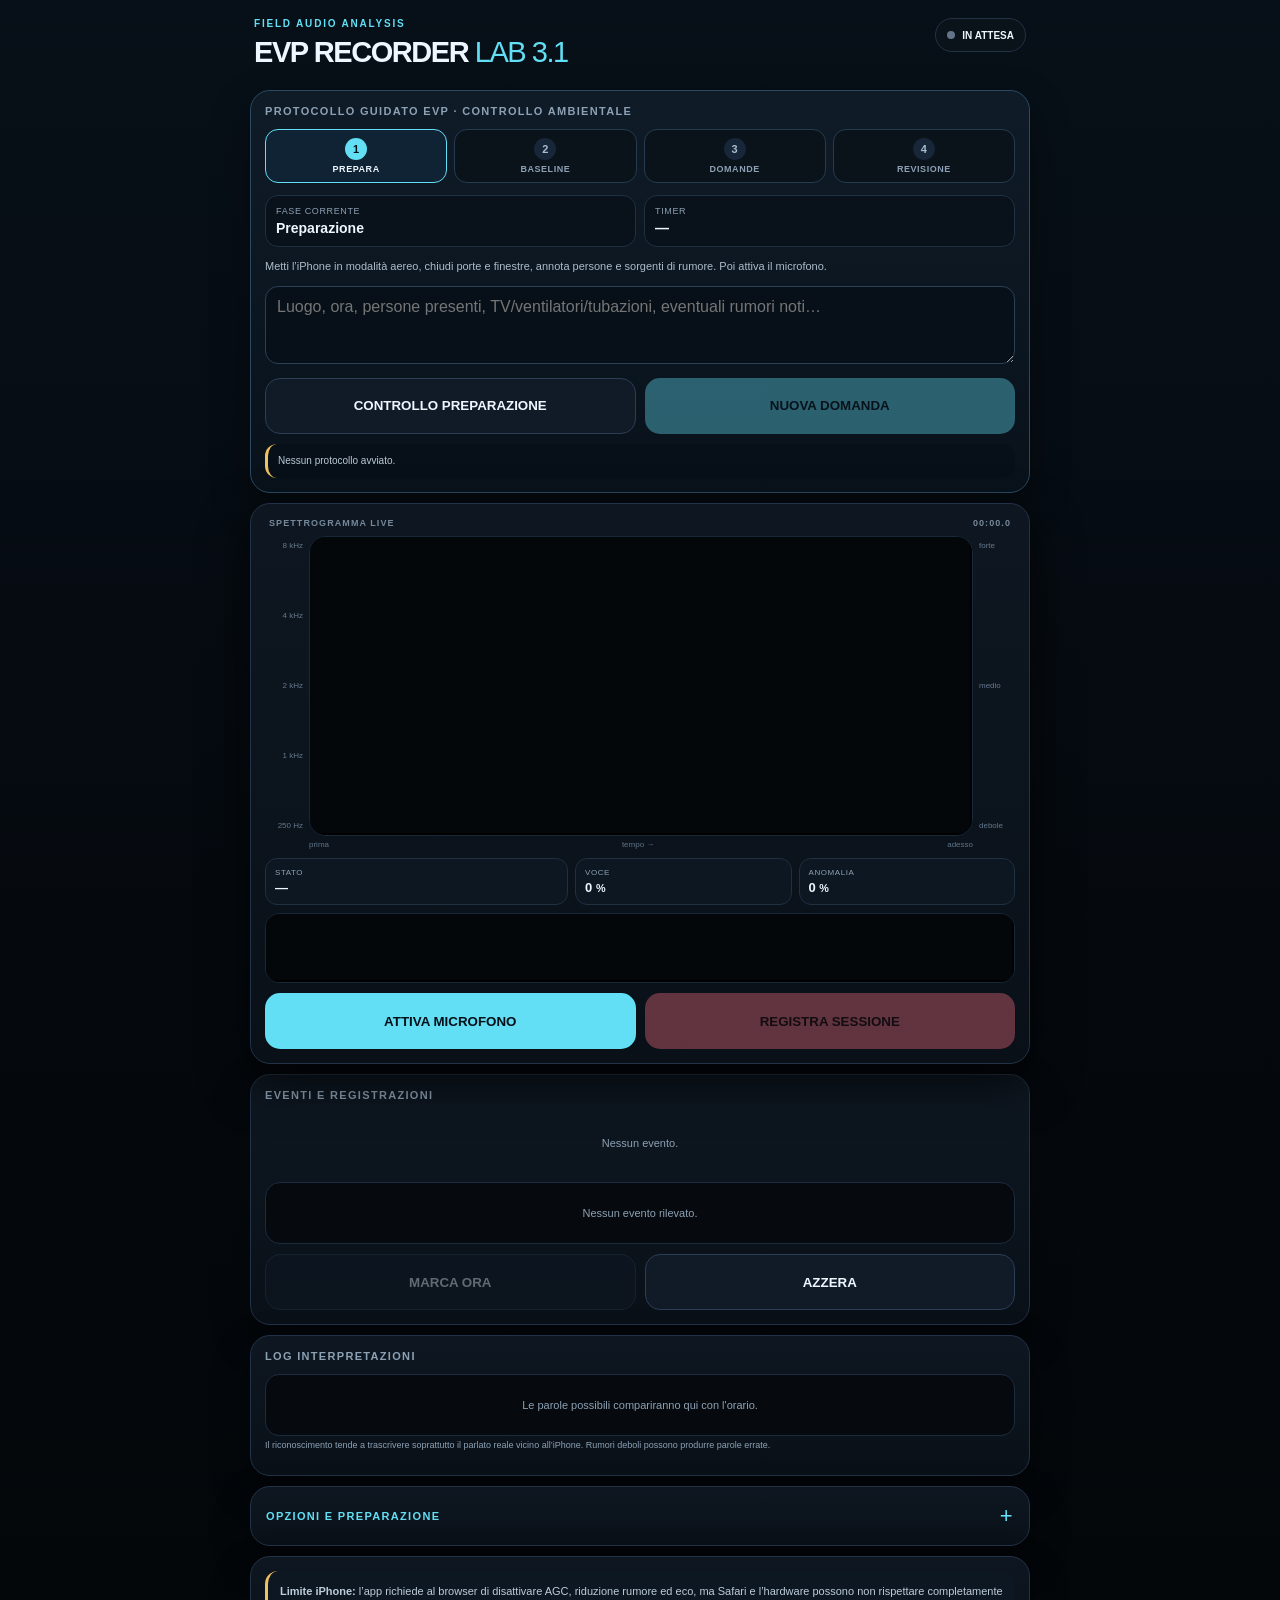
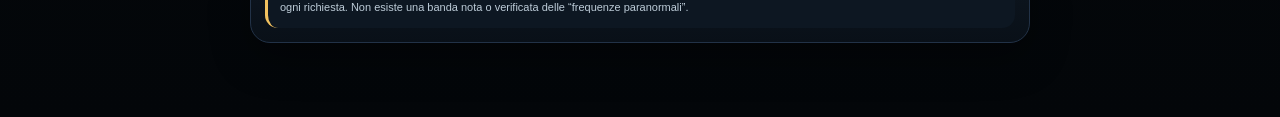
<file: index.html>
<!doctype html><html lang="it"><head><meta charset="utf-8"><meta name="viewport" content="width=device-width,initial-scale=1,viewport-fit=cover,user-scalable=no"><meta name="theme-color" content="#071018"><meta name="apple-mobile-web-app-capable" content="yes"><meta name="apple-mobile-web-app-status-bar-style" content="black-translucent"><title>EVP Recorder Lab 3.1</title><link rel="manifest" href="manifest.webmanifest"><link rel="stylesheet" href="style.css?v=31"></head><body><main class="app"><header><div><div class="eyebrow">FIELD AUDIO ANALYSIS</div><h1>EVP RECORDER <em>LAB 3.1</em></h1></div><div id="status" class="status"><span class="dot"></span><span id="statusText">IN ATTESA</span></div></header><section class="card recorder-card"><div class="screen-label"><span>SPETTROGRAMMA LIVE</span><span id="elapsed">00:00.0</span></div><div class="spectrogram-grid"><div class="hz-axis left"><span>8 kHz</span><span>4 kHz</span><span>2 kHz</span><span>1 kHz</span><span>250 Hz</span></div><div class="spectrogram-wrap"><canvas id="spectrum"></canvas><div id="markerLayer" class="marker-layer"></div><div id="wordOverlay" class="word-overlay hidden"><small>INTERPRETAZIONE LIVE</small><strong id="wordLive">—</strong><span id="wordConfidence"></span></div></div><div class="db-axis"><span>forte</span><span>medio</span><span>debole</span></div></div><div class="time-axis"><span>prima</span><span>tempo →</span><span>adesso</span></div><div class="live-strip"><div><span>Stato</span><strong id="analysisState">—</strong></div><div><span>Voce</span><strong id="voiceEnergy">0 <small>%</small></strong></div><div><span>Anomalia</span><strong id="anomalyScore">0 <small>%</small></strong></div></div><canvas id="wave"></canvas><div class="buttons"><button id="start" class="btn">ATTIVA MICROFONO</button><button id="record" class="btn record" disabled>REGISTRA SESSIONE</button></div></section><section class="card compact-results"><div class="title">Eventi e registrazioni</div><div id="timeline" class="timeline"><div class="empty">Nessun evento.</div></div><div id="events" class="events"><div class="empty">Nessun evento rilevato.</div></div><audio id="clipPlayer" class="clip-player hidden" controls playsinline></audio><div class="downloads"><button id="mark" class="btn secondary" disabled>MARCA ORA</button><button id="clear" class="btn secondary">AZZERA</button></div><div id="downloads" class="downloads hidden"><button id="saveAudio" class="btn secondary">SALVA SESSIONE</button><button id="saveLog" class="btn secondary">SALVA LOG</button></div></section><section class="card"><div class="title">Log interpretazioni</div><div id="translationLog" class="translation-log"><div class="empty">Le parole possibili compariranno qui con l'orario.</div></div><p class="micro-note">Il riconoscimento tende a trascrivere soprattutto il parlato reale vicino all’iPhone. Rumori deboli possono produrre parole errate.</p></section><details class="card options-card"><summary>OPZIONI E PREPARAZIONE</summary><div class="options-body"><div class="setup-grid"><div><span>Sorgente</span><strong id="sourceName">Microfono non attivo</strong></div><div><span>Campionamento</span><strong id="sampleRate">—</strong></div><div><span>Formato clip</span><strong>WAV PCM 16-bit</strong></div><div><span>Richiesta audio</span><strong>AGC / NR / Echo OFF</strong></div></div><button id="calibrate" class="btn secondary full" disabled>CALIBRA AMBIENTE — 30 S</button><div class="calibration"><div><span id="calibrationText">Calibrazione non eseguita</span><b id="calibrationTimer">—</b></div><div class="progress"><i id="calibrationBar"></i></div><small>Non parlare e non muovere il telefono durante la calibrazione.</small></div><div class="technical-grid"><div><span>Rumore fondo</span><strong id="noiseFloor">— <small>dBFS</small></strong></div><div><span>Rapporto S/N</span><strong id="snr">— <small>dB</small></strong></div><div><span>Picco dominante</span><strong id="peak">— <small>Hz</small></strong></div></div><div class="setting-block"><div class="row"><div class="copy"><b>Clip automatiche WAV</b><small>Conserva circa 4 secondi prima e 5 dopo l’evento.</small></div><label class="switch"><input id="autoClip" type="checkbox" checked><span class="slider"></span></label></div></div><div class="setting-block"><div class="control-head"><span>Soglia minima</span><b id="thresholdLabel">−62 dB</b></div><input id="threshold" type="range" min="-78" max="-30" value="-62"><p>Più bassa: segnali più deboli, ma più falsi positivi.</p></div><div class="setting-block"><div class="control-head"><span>Sensibilità anomalie</span><b id="sensitivityLabel">58%</b></div><input id="sensitivity" type="range" min="25" max="90" value="58"><p>Valuta forma spettrale, durata, energia vocale e differenza dal profilo ambiente.</p></div><div class="setting-block"><div class="row"><div class="copy"><b>Parole nello spettrogramma</b><small>Trascrizione sperimentale del motore vocale di Safari.</small></div><label class="switch"><input id="wordsEnabled" type="checkbox" checked><span class="slider"></span></label></div><button id="wordsButton" class="btn secondary full">AVVIA INTERPRETAZIONE PAROLE</button><p id="wordsHelp">Può interpretare erroneamente rumori casuali.</p></div><div class="setting-block"><div class="row"><div class="copy"><b>Monitor filtrato</b><small>Usare soltanto con cuffie.</small></div><label class="switch"><input id="monitor" type="checkbox"><span class="slider"></span></label></div></div></div></details><section class="card disclaimer"><div class="note"><b>Limite iPhone:</b> l’app richiede al browser di disattivare AGC, riduzione rumore ed eco, ma Safari e l’hardware possono non rispettare completamente ogni richiesta. Non esiste una banda nota o verificata delle “frequenze paranormali”.</div></section></main><script src="app-v30.js?v=30" defer></script><script src="app-ui31.js?v=31" defer></script></body></html>
</file>
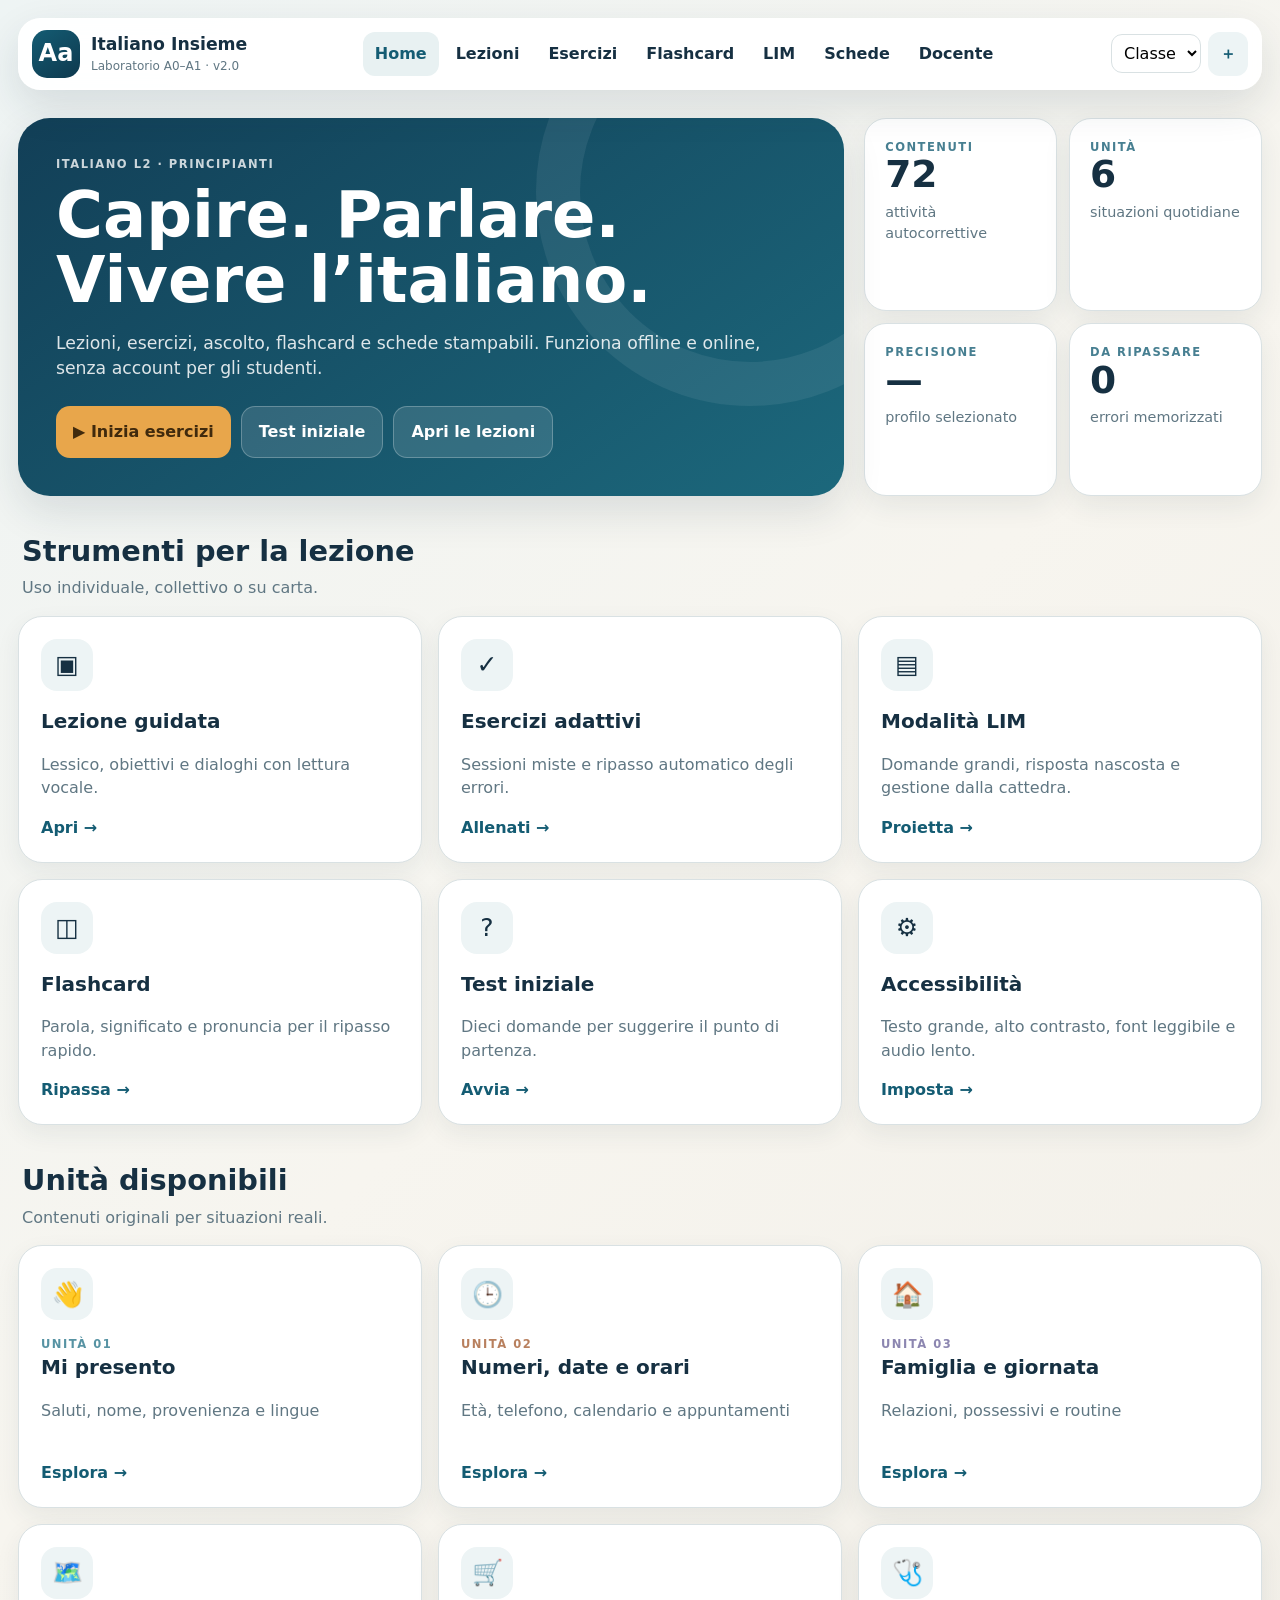
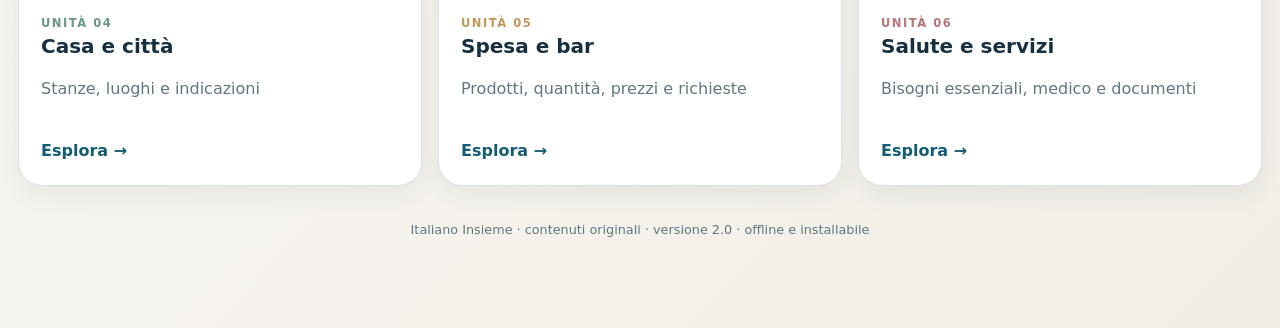
<file: italiano-insieme/index.html>
<!DOCTYPE html>

<html lang="it"><head>
<meta charset="utf-8"/><meta content="width=device-width,initial-scale=1,viewport-fit=cover" name="viewport"/>
<meta content="#123f57" name="theme-color"/><meta content="Laboratorio interattivo gratuito di italiano L2 A0-A1" name="description"/>
<link href="manifest.json" rel="manifest"/><link href="icon.svg" rel="icon"/>
<title>Italiano Insieme 2.0 — Laboratorio A0–A1</title>
<link href="style.css" rel="stylesheet"/></head><body>
<div class="shell"><header class="topbar"><div class="brand"><div class="logo">Aa</div><div><strong>Italiano Insieme</strong><span>Laboratorio A0–A1 · v2.0</span></div></div><nav aria-label="Navigazione" class="nav"><button class="active" data-view="home">Home</button><button data-view="lessons">Lezioni</button><button data-view="practice">Esercizi</button><button data-view="flash">Flashcard</button><button data-view="class">LIM</button><button data-view="print">Schede</button><button data-view="teacher">Docente</button></nav><div class="student-box"><select aria-label="Studente" id="studentSelect"></select><button class="iconbtn" onclick="openProfiles()" title="Profili studenti">＋</button></div></header><main>
<section class="view active" id="homeView"><div class="hero"><div class="hero-main"><div class="eyebrow">Italiano L2 · principianti</div><h1>Capire. Parlare.<br/>Vivere l’italiano.</h1><p>Lezioni, esercizi, ascolto, flashcard e schede stampabili. Funziona offline e online, senza account per gli studenti.</p><div class="actions"><button class="btn primary" onclick="go('practice')">▶ Inizia esercizi</button><button class="btn secondary" onclick="startPlacement()">Test iniziale</button><button class="btn secondary" onclick="go('lessons')">Apri le lezioni</button></div></div><div class="hero-side"><div class="stat-card"><div class="eyebrow" style="color:var(--primary)">Contenuti</div><div class="big" id="exerciseCountHome">72</div><p>attività autocorrettive</p></div><div class="stat-card"><div class="eyebrow" style="color:var(--primary)">Unità</div><div class="big">6</div><p>situazioni quotidiane</p></div><div class="stat-card"><div class="eyebrow" style="color:var(--primary)">Precisione</div><div class="big" id="accuracyHome">—</div><p>profilo selezionato</p></div><div class="stat-card"><div class="eyebrow" style="color:var(--primary)">Da ripassare</div><div class="big" id="mistakesHome">0</div><p>errori memorizzati</p></div></div></div>
<div class="section-head"><div><h2>Strumenti per la lezione</h2><p>Uso individuale, collettivo o su carta.</p></div></div><div class="grid"><article class="mode-card"><div class="iconbox">▣</div><h3>Lezione guidata</h3><p>Lessico, obiettivi e dialoghi con lettura vocale.</p><button class="text-link" onclick="go('lessons')">Apri →</button></article><article class="mode-card"><div class="iconbox">✓</div><h3>Esercizi adattivi</h3><p>Sessioni miste e ripasso automatico degli errori.</p><button class="text-link" onclick="go('practice')">Allenati →</button></article><article class="mode-card"><div class="iconbox">▤</div><h3>Modalità LIM</h3><p>Domande grandi, risposta nascosta e gestione dalla cattedra.</p><button class="text-link" onclick="go('class')">Proietta →</button></article><article class="mode-card"><div class="iconbox">◫</div><h3>Flashcard</h3><p>Parola, significato e pronuncia per il ripasso rapido.</p><button class="text-link" onclick="go('flash')">Ripassa →</button></article><article class="mode-card"><div class="iconbox">?</div><h3>Test iniziale</h3><p>Dieci domande per suggerire il punto di partenza.</p><button class="text-link" onclick="startPlacement()">Avvia →</button></article><article class="mode-card"><div class="iconbox">⚙</div><h3>Accessibilità</h3><p>Testo grande, alto contrasto, font leggibile e audio lento.</p><button class="text-link" onclick="go('teacher')">Imposta →</button></article></div>
<div class="section-head"><div><h2>Unità disponibili</h2><p>Contenuti originali per situazioni reali.</p></div></div><div class="grid" id="homeUnits"></div></section>
<section class="view" id="lessonsView"><div class="page-head"><div><h1>Lezioni</h1><p>Materiale da mostrare, ascoltare e ripassare.</p></div><button class="btn ghost" onclick="speak(document.querySelector('#lessonContent h2')?.textContent||'')">🔊 Leggi il titolo</button></div><div class="lesson-layout"><aside class="lesson-menu" id="lessonMenu"></aside><div class="lesson-content" id="lessonContent"></div></div></section>
<section class="view" id="practiceView"><div class="page-head"><div><h1 id="practiceTitle">Esercizi</h1><p>Correzione immediata e ripasso personale.</p></div><div class="filters" id="practiceFilters"></div></div><div class="practice-shell"><aside class="practice-panel"><b>Sessione</b><div class="progress"><span id="progressBar"></span></div><div class="score-row"><span id="progressLabel">0 / 0</span><span id="scoreLabel">0 corrette</span></div><hr style="border:0;border-top:1px solid var(--line);margin:20px 0"/><label style="font-size:.8rem;font-weight:850">Numero domande</label><select id="sessionSize" style="width:100%;padding:10px;border:1px solid var(--line);border-radius:11px;margin:6px 0 12px"><option>5</option><option selected="">10</option><option>15</option><option>20</option></select><button class="btn ghost" onclick="startSession()" style="width:100%">↻ Nuova sessione</button><button class="btn ghost" onclick="startMistakes()" style="width:100%;margin-top:8px">Ripassa errori</button><button class="btn ghost" onclick="startDaily()" style="width:100%;margin-top:8px">Sfida del giorno</button></aside><div class="exercise-card" id="exerciseCard"></div></div></section>
<section class="view" id="flashView"><div class="page-head"><div><h1>Flashcard</h1><p>Ripasso rapido del lessico.</p></div><div class="filters" id="flashFilters"></div></div><div class="flash-shell"><aside class="practice-panel"><b id="flashCounter">1 / 1</b><p class="hint">Tocca la carta per mostrare o nascondere il significato.</p><button class="btn ghost" onclick="speak(currentFlash()?.word||'')" style="width:100%">🔊 Ascolta</button><button class="btn ghost" onclick="shuffleFlash()" style="width:100%;margin-top:8px">Mescola</button></aside><div><div class="flash-card" id="flashCard" onclick="flipFlash()"></div><div class="actions" style="justify-content:center"><button class="btn ghost" onclick="prevFlash()">← Prima</button><button class="btn primary" onclick="nextFlash()">Prossima →</button></div></div></div></section>
<section class="view" id="classView"><div class="page-head"><div><h1>Modalità LIM</h1><p>Una domanda alla volta, leggibile da lontano.</p></div><div class="filters" id="classFilters"></div></div><div class="class-stage" id="classStage"></div><div class="actions" style="justify-content:center"><button class="btn ghost" onclick="speak(classQuestion?.prompt||'')">🔊 Leggi</button><button class="btn primary" onclick="revealClassAnswer()">Mostra risposta</button><button class="btn ghost" onclick="nextClassQuestion()">Prossima domanda →</button></div></section>
<section class="view" id="printView"><div class="page-head"><div><h1>Schede stampabili</h1><p>Componi verifiche e ripassi originali.</p></div></div><div class="workspace"><div class="form-grid no-print"><div class="field"><label>Unità</label><select id="sheetUnit"><option value="all">Tutte le unità</option></select></div><div class="field"><label>Numero domande</label><select id="sheetCount"><option>6</option><option selected="">10</option><option>14</option><option>20</option></select></div><div class="field"><label>Soluzioni</label><select id="sheetAnswers"><option value="yes">Includi in fondo</option><option value="no">Non includere</option></select></div><div class="field"><label>Titolo</label><input id="sheetTitle" value="Ripasso di italiano"/></div><div class="field"><label>Classe</label><input id="sheetClass" placeholder="es. Corso A0 – gruppo 1"/></div><div class="field"><label>Difficoltà</label><select id="sheetDifficulty"><option value="all">Mista</option><option value="choice">Scelta multipla</option><option value="text">Completamento</option><option value="order">Riordino</option></select></div><div class="field full" style="display:flex;gap:9px"><button class="btn ghost" onclick="generateSheet()">Genera</button><button class="btn primary" onclick="window.print()">Stampa / PDF</button></div></div><div class="sheet" id="printSheet"></div></div></section>
<section class="view" id="teacherView"><div class="page-head"><div><h1>Area docente</h1><p>Profili, accessibilità e contenuti personalizzati.</p></div></div><div class="workspace"><div class="notice">I dati restano nel browser del dispositivo. L’esportazione permette di trasferirli su un altro computer.</div><div class="teacher-stats"><div class="stat"><span>Studente</span><strong id="statStudent">—</strong></div><div class="stat"><span>Risposte</span><strong id="statAnswers">0</strong></div><div class="stat"><span>Corrette</span><strong id="statCorrect">0</strong></div><div class="stat"><span>Errori</span><strong id="statMistakes">0</strong></div><div class="stat"><span>Personalizzati</span><strong id="statCustom">0</strong></div></div><h2>Profili studenti</h2><div class="form-grid"><div class="field"><label>Nuovo nome</label><input id="newStudent" placeholder="es. Amina"/></div><div class="field" style="display:flex;align-items:end"><button class="btn primary" onclick="addStudent()">Crea profilo</button></div><div class="field" style="display:flex;align-items:end"><button class="btn danger" onclick="deleteStudent()">Elimina selezionato</button></div></div><div class="profile-list" id="profileList"></div><h2 style="margin-top:28px">Accessibilità</h2><div class="access-grid"><label class="toggle"><input id="largeText" onchange="applySettings()" type="checkbox"/> Testo grande</label><label class="toggle"><input id="highContrast" onchange="applySettings()" type="checkbox"/> Alto contrasto</label><label class="toggle"><input id="dyslexiaMode" onchange="applySettings()" type="checkbox"/> Font ad alta leggibilità</label><label class="toggle"><input id="slowAudio" onchange="applySettings()" type="checkbox"/> Audio più lento</label></div><h2 style="margin-top:28px">Aggiungi un esercizio</h2><div class="form-grid"><div class="field"><label>Unità</label><select id="customUnit"></select></div><div class="field"><label>Tipo</label><select id="customType"><option value="choice">Scelta multipla</option><option value="text">Risposta scritta</option></select></div><div class="field"><label>Risposta corretta</label><input id="customAnswer" placeholder="es. Sono"/></div><div class="field full"><label>Domanda / consegna</label><textarea id="customPrompt" placeholder="es. Completa: Io ___ Marco."></textarea></div><div class="field full"><label>Opzioni, separate da punto e virgola</label><input id="customChoices" placeholder="Sono; Sei; È; Siamo"/></div><div class="field full"><button class="btn primary" onclick="addCustomExercise()">Aggiungi esercizio</button></div></div><div class="actions"><button class="btn ghost" onclick="exportData()">Esporta dati</button><label class="btn ghost" style="cursor:pointer">Importa dati<input accept="application/json" hidden="" onchange="importData(event)" type="file"/></label><button class="btn danger" onclick="resetProgress()">Azzera progressi studente</button></div><div id="customList"></div></div></section>
<div class="footer-note">Italiano Insieme · contenuti originali · versione 2.0 · offline e installabile</div></main></div><div class="toast" id="toast"></div>
<script src="data-core.js"></script><script src="data-a.js"></script><script src="data-b.js"></script><script src="app-1.js"></script><script src="app-2.js"></script><script src="app-3.js"></script><script src="app-4.js"></script></body></html>
</file>
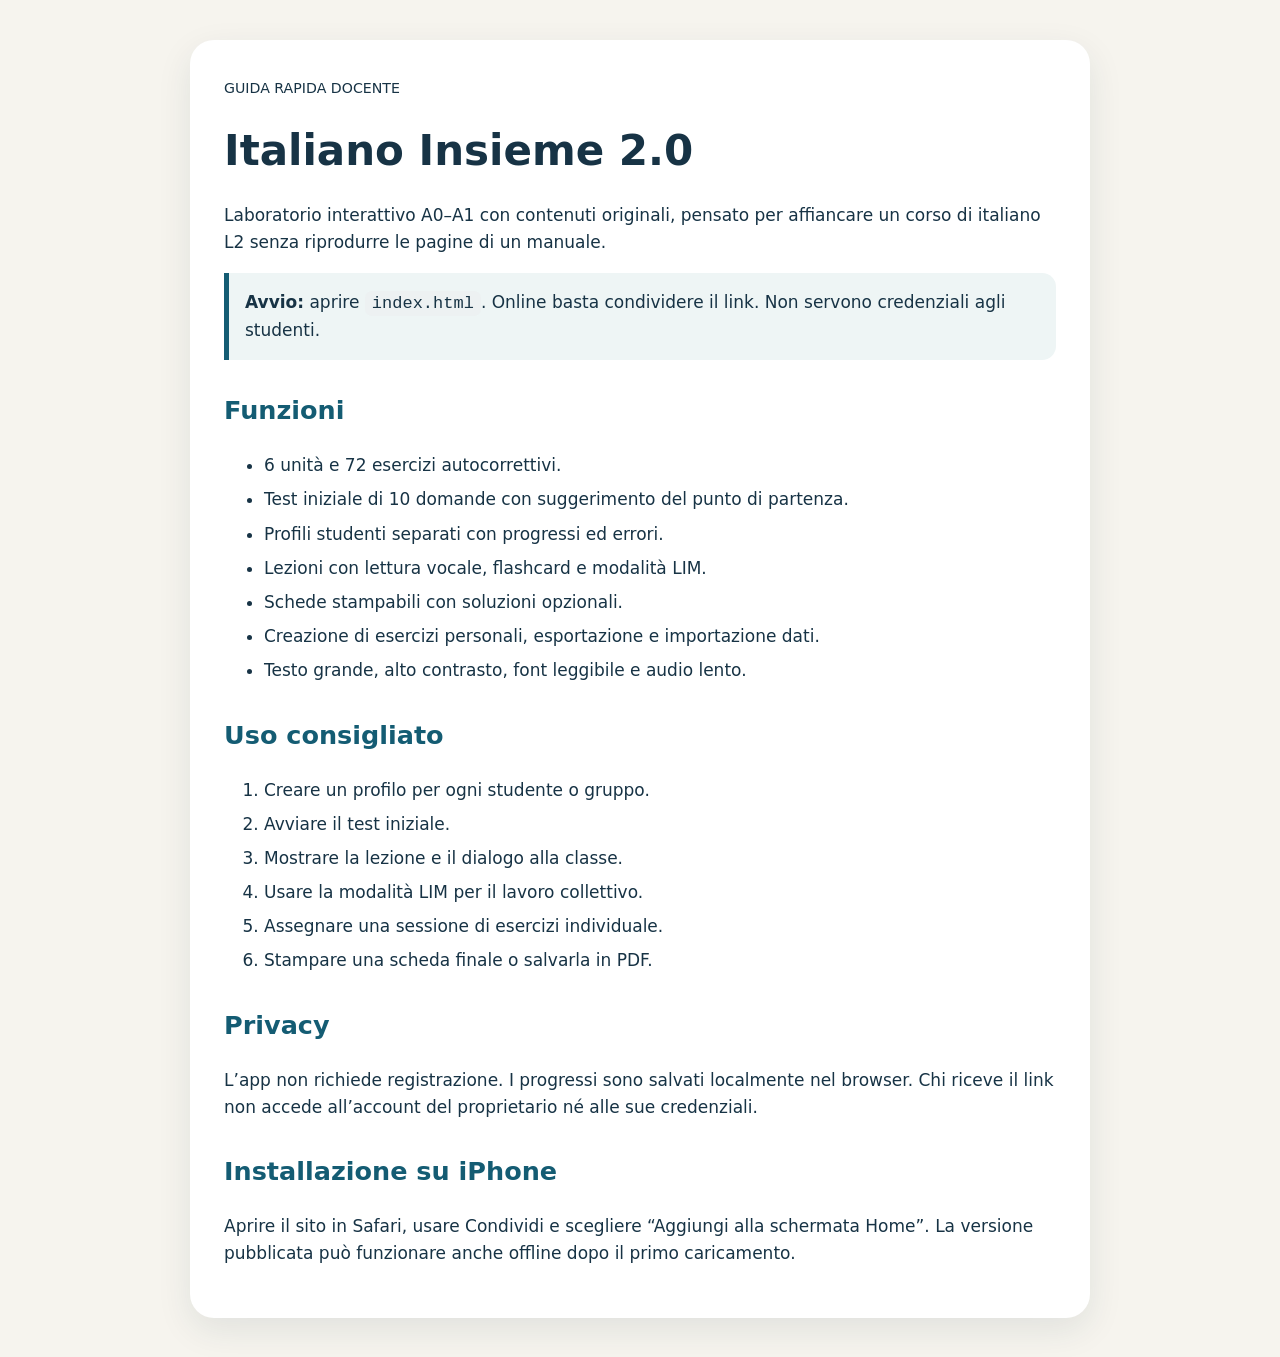
<file: italiano-insieme/guida_docente.html>
<!doctype html><html lang="it"><head><meta charset="utf-8"><meta name="viewport" content="width=device-width,initial-scale=1"><title>Guida docente — Italiano Insieme 2.0</title><style>body{max-width:900px;margin:40px auto;padding:0 20px;color:#173345;font:17px/1.6 system-ui;background:#f6f4ee}main{background:#fff;border-radius:24px;padding:34px;box-shadow:0 12px 35px #17334518}h1{font-size:42px;line-height:1.05}h2{margin-top:30px;color:#145c73}.box{background:#eef5f5;border-left:5px solid #145c73;padding:16px;border-radius:0 14px 14px 0}code{background:#edf1f2;padding:3px 7px;border-radius:7px}li{margin:7px 0}</style></head><body><main><small>GUIDA RAPIDA DOCENTE</small><h1>Italiano Insieme 2.0</h1><p>Laboratorio interattivo A0–A1 con contenuti originali, pensato per affiancare un corso di italiano L2 senza riprodurre le pagine di un manuale.</p><div class="box"><b>Avvio:</b> aprire <code>index.html</code>. Online basta condividere il link. Non servono credenziali agli studenti.</div><h2>Funzioni</h2><ul><li>6 unità e 72 esercizi autocorrettivi.</li><li>Test iniziale di 10 domande con suggerimento del punto di partenza.</li><li>Profili studenti separati con progressi ed errori.</li><li>Lezioni con lettura vocale, flashcard e modalità LIM.</li><li>Schede stampabili con soluzioni opzionali.</li><li>Creazione di esercizi personali, esportazione e importazione dati.</li><li>Testo grande, alto contrasto, font leggibile e audio lento.</li></ul><h2>Uso consigliato</h2><ol><li>Creare un profilo per ogni studente o gruppo.</li><li>Avviare il test iniziale.</li><li>Mostrare la lezione e il dialogo alla classe.</li><li>Usare la modalità LIM per il lavoro collettivo.</li><li>Assegnare una sessione di esercizi individuale.</li><li>Stampare una scheda finale o salvarla in PDF.</li></ol><h2>Privacy</h2><p>L’app non richiede registrazione. I progressi sono salvati localmente nel browser. Chi riceve il link non accede all’account del proprietario né alle sue credenziali.</p><h2>Installazione su iPhone</h2><p>Aprire il sito in Safari, usare Condividi e scegliere “Aggiungi alla schermata Home”. La versione pubblicata può funzionare anche offline dopo il primo caricamento.</p></main></body></html>
</file>
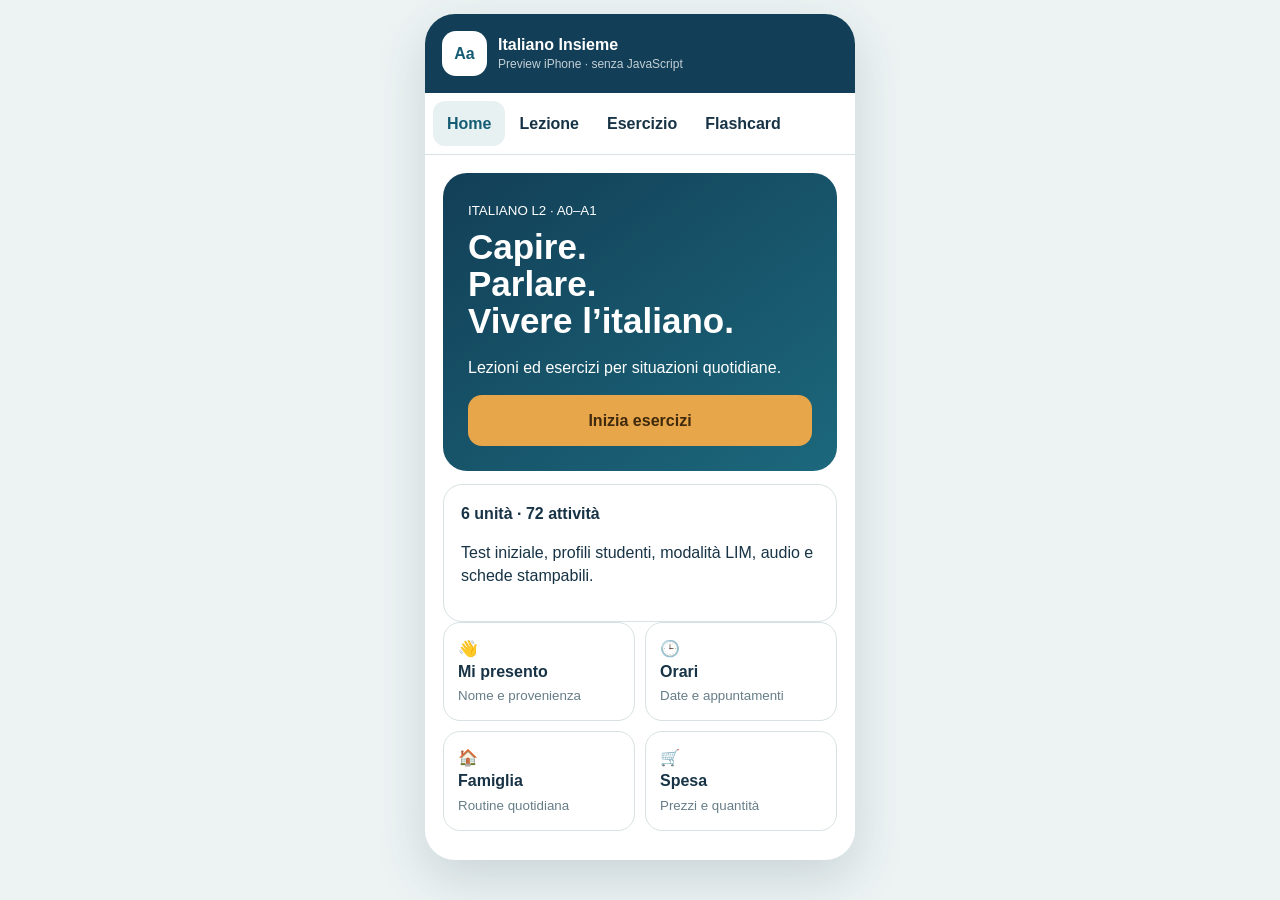
<file: italiano-insieme/iphone_preview.html>
<!doctype html><html lang="it"><head><meta charset="utf-8"><meta name="viewport" content="width=device-width,initial-scale=1,viewport-fit=cover"><title>Italiano Insieme — Preview iPhone</title><style>:root{--p:#145c73;--a:#e8a64b;--ink:#173345;--line:#d8e1e3}*{box-sizing:border-box}body{margin:0;background:#edf3f3;color:var(--ink);font:16px/1.45 -apple-system,BlinkMacSystemFont,Segoe UI,sans-serif;padding:max(14px,env(safe-area-inset-top)) 12px max(18px,env(safe-area-inset-bottom))}.phone{max-width:430px;margin:auto;background:#fff;min-height:94vh;border-radius:30px;overflow:hidden;box-shadow:0 18px 50px #26485c2e}header{padding:17px;background:#123f57;color:#fff;display:flex;align-items:center;gap:11px}.logo{width:45px;height:45px;border-radius:14px;background:#fff;color:var(--p);display:grid;place-items:center;font-weight:900}.sub{opacity:.75;font-size:12px}.tabs{display:flex;overflow:auto;border-bottom:1px solid var(--line);padding:8px;background:#fff;position:sticky;top:0}.tabs label{padding:11px 14px;border-radius:12px;font-weight:800;white-space:nowrap}input[name=tab]{display:none}.screen{display:none;padding:18px}.hero{background:linear-gradient(145deg,#123f57,#1c687c);color:#fff;border-radius:24px;padding:25px}.hero h1{font-size:35px;line-height:1.05;margin:8px 0}.btn{display:block;background:var(--a);color:#402a0d;padding:14px;border-radius:14px;text-align:center;font-weight:900;margin-top:15px}.card{border:1px solid var(--line);border-radius:19px;padding:17px;margin-top:13px}.grid{display:grid;grid-template-columns:1fr 1fr;gap:10px}.unit{border:1px solid var(--line);border-radius:17px;padding:14px}.unit b{display:block}.unit small{color:#667d88}.question{font-size:25px;font-weight:900;margin:20px 0}.option{border:2px solid var(--line);border-radius:15px;padding:15px;margin:9px 0;font-weight:800}.option.good{border-color:#2c7b62;background:#e9f5ef}.flash{min-height:330px;background:#123f57;color:#fff;border-radius:25px;display:grid;place-items:center;text-align:center;padding:25px}.flash strong{font-size:42px}details{border:1px solid var(--line);border-radius:16px;padding:13px;margin-top:10px}summary{font-weight:900}.note{background:#eef5f5;border-radius:15px;padding:14px;margin-top:14px}#t1:checked~.phone .home,#t2:checked~.phone .lesson,#t3:checked~.phone .exercise,#t4:checked~.phone .cards{display:block}#t1:checked~.phone label[for=t1],#t2:checked~.phone label[for=t2],#t3:checked~.phone label[for=t3],#t4:checked~.phone label[for=t4]{background:#e8f1f2;color:var(--p)}</style></head><body><input id="t1" name="tab" type="radio" checked><input id="t2" name="tab" type="radio"><input id="t3" name="tab" type="radio"><input id="t4" name="tab" type="radio"><div class="phone"><header><div class="logo">Aa</div><div><b>Italiano Insieme</b><div class="sub">Preview iPhone · senza JavaScript</div></div></header><nav class="tabs"><label for="t1">Home</label><label for="t2">Lezione</label><label for="t3">Esercizio</label><label for="t4">Flashcard</label></nav><section class="screen home"><div class="hero"><small>ITALIANO L2 · A0–A1</small><h1>Capire.<br>Parlare.<br>Vivere l’italiano.</h1><p>Lezioni ed esercizi per situazioni quotidiane.</p><label class="btn" for="t3">Inizia esercizi</label></div><div class="card"><b>6 unità · 72 attività</b><p>Test iniziale, profili studenti, modalità LIM, audio e schede stampabili.</p></div><div class="grid"><div class="unit">👋 <b>Mi presento</b><small>Nome e provenienza</small></div><div class="unit">🕒 <b>Orari</b><small>Date e appuntamenti</small></div><div class="unit">🏠 <b>Famiglia</b><small>Routine quotidiana</small></div><div class="unit">🛒 <b>Spesa</b><small>Prezzi e quantità</small></div></div></section><section class="screen lesson"><div class="card"><small>UNITÀ 01</small><h2>Mi presento</h2><p>Saluti, nome, provenienza e lingue.</p></div><details open><summary>Parole utili</summary><p><b>Mi chiamo…</b><br><small>dire il proprio nome</small></p><p><b>Vengo da…</b><br><small>dire la provenienza</small></p><p><b>Piacere</b><br><small>formula di cortesia</small></p></details><details><summary>Dialogo modello</summary><p><b>Amina:</b> Buongiorno, mi chiamo Amina.</p><p><b>Paolo:</b> Piacere. Da dove vieni?</p></details></section><section class="screen exercise"><small>UNITÀ 01 · 1 DI 10</small><div class="question">Completa: Io ___ Fatima.</div><div class="option">sei</div><div class="option good">sono ✓</div><div class="option">è</div><div class="option">siamo</div><div class="note"><b>Risposta corretta.</b><br>“Sono” è la prima persona del verbo essere.</div></section><section class="screen cards"><div class="flash"><div><small>MI PRESENTO</small><br><strong>Buongiorno</strong><p>saluto formale</p></div></div><div class="note">Nell’app completa la carta si gira, pronuncia la parola e passa alla successiva.</div></section></div></body></html>
</file>
<file: style.css>
:root{--bg:#05090e;--panel:#0c141d;--line:#223247;--text:#eef7ff;--muted:#8da1b4;--cyan:#62dff4;--green:#69d9a5;--amber:#f1c15f;--red:#ef6f7e;--slate:#aebdca}*{box-sizing:border-box;-webkit-tap-highlight-color:transparent}html,body{margin:0;min-height:100%;background:linear-gradient(180deg,#071018,#05090e 55%,#030609);color:var(--text);font-family:-apple-system,BlinkMacSystemFont,"SF Pro Display","Segoe UI",sans-serif}body{padding:env(safe-area-inset-top) 14px calc(24px + env(safe-area-inset-bottom))}.app{max-width:780px;margin:auto}header{display:flex;justify-content:space-between;gap:12px;padding:18px 4px 12px}.eyebrow{font-size:10px;letter-spacing:.18em;color:var(--cyan);font-weight:800}h1{font-size:29px;letter-spacing:-.05em;margin:7px 0 5px}h1 em{font-style:normal;color:var(--cyan);font-weight:400}.sub{font-size:12px;color:var(--muted);line-height:1.45;max-width:520px;margin:0}.status{height:34px;padding:0 11px;border:1px solid var(--line);background:#0a121a;border-radius:999px;display:flex;align-items:center;gap:7px;font-size:10px;font-weight:800;white-space:nowrap}.dot{width:8px;height:8px;border-radius:50%;background:#64758a}.status.live .dot{background:var(--green)}.status.rec .dot{background:var(--red)}.card{margin:10px 0;padding:14px;border:1px solid var(--line);border-radius:20px;background:linear-gradient(180deg,#0e1721,#091018);box-shadow:0 16px 40px #0005}.title{font-size:11px;color:var(--muted);font-weight:900;letter-spacing:.12em;text-transform:uppercase;margin-bottom:12px}.setup-grid{display:grid;grid-template-columns:1fr 1fr;gap:8px}.setup-grid>div,.metric{background:#0d1721;border:1px solid #1e3042;border-radius:14px;padding:10px;min-width:0}.setup-grid span,.metric span{font-size:9px;color:var(--muted);letter-spacing:.07em;text-transform:uppercase;display:block}.setup-grid strong,.metric strong{font-size:14px;display:block;margin-top:4px}.calibration{margin-top:10px;padding:12px;border:1px solid #1e3042;border-radius:14px;background:#09111a}.calibration>div:first-child{display:flex;justify-content:space-between;gap:10px;font-size:11px}.calibration small{display:block;color:var(--muted);font-size:9px;line-height:1.45;margin-top:7px}.progress{height:7px;background:#111d29;border-radius:99px;overflow:hidden;margin-top:9px}.progress i{display:block;height:100%;width:0;background:var(--cyan)}.screen-label{display:flex;justify-content:space-between;color:#75899b;font-size:9px;letter-spacing:.12em;font-weight:800;margin:0 4px 8px}.spectrogram-grid{display:grid;grid-template-columns:38px 1fr 36px;gap:6px;align-items:stretch}.spectrogram-wrap{position:relative;overflow:hidden;border-radius:16px;min-width:0}.hz-axis,.db-axis{display:flex;flex-direction:column;justify-content:space-between;color:#64798c;font-size:8px;padding:5px 0 6px}.hz-axis{text-align:right}.db-axis{text-align:left}.time-axis{display:flex;justify-content:space-between;margin:4px 42px 0 44px;color:#5f7487;font-size:8px}.marker-layer{position:absolute;inset:0;pointer-events:none;overflow:hidden}.marker{position:absolute;top:0;bottom:0;width:2px;background:var(--amber);box-shadow:0 0 10px #f1c15f99}.marker.voice{background:var(--green)}.marker.anomaly{background:var(--red);box-shadow:0 0 12px #ef6f7e99}.marker.impulse{background:var(--slate)}.marker.manual{background:var(--amber)}.marker:after{content:attr(data-label);position:absolute;top:8px;right:4px;transform:translateX(100%);font-size:8px;font-weight:900;color:#071018;background:var(--amber);padding:3px 5px;border-radius:5px;white-space:nowrap}.marker.voice:after{background:var(--green)}.marker.anomaly:after{background:var(--red)}.marker.impulse:after{background:var(--slate)}.word-overlay{position:absolute;left:10px;right:10px;bottom:10px;padding:9px 11px;background:#071018e8;border:1px solid #34506a;border-radius:12px;backdrop-filter:blur(10px)}.word-overlay small{display:block;color:var(--muted);font-size:8px;letter-spacing:.12em}.word-overlay strong{display:block;font-size:20px;margin-top:2px}.word-overlay span{font-size:9px;color:var(--cyan)}canvas{width:100%;display:block;background:#03070a;border:1px solid #18283a}#spectrum{height:300px;border-radius:16px}#wave{height:70px;margin-top:8px;border-radius:14px}.legend{display:flex;gap:14px;flex-wrap:wrap;margin:9px 2px 0;color:var(--muted);font-size:9px}.legend span{display:flex;align-items:center;gap:5px}.legend i{display:inline-block;width:9px;height:9px;border-radius:50%}.legend .normal{background:#73899c}.legend .voice{background:var(--green)}.legend .anomaly{background:var(--red)}.legend .impulse{background:var(--slate)}.analysis-grid{display:grid;grid-template-columns:repeat(3,1fr);gap:8px;margin-top:10px}.metric.state{grid-column:1/-1}.metric strong{font-size:16px;white-space:nowrap;overflow:hidden;text-overflow:ellipsis}.metric small{font-size:9px;color:var(--muted)}.buttons,.downloads{display:grid;grid-template-columns:1fr 1fr;gap:9px;margin-top:10px}.btn{min-height:56px;border:0;border-radius:15px;padding:14px 8px;font-weight:900;background:var(--cyan);color:#031019;touch-action:manipulation}.btn.secondary{background:#111b28;color:var(--text);border:1px solid #2b3e55}.btn.record{background:var(--red);color:#26060b}.btn.stop{background:#211217;color:#ff9fad;border:1px solid #63313c}.btn.full{width:100%;margin-top:10px}.btn:disabled{opacity:.38}.setting-block{padding:12px 0;border-top:1px solid #19283a}.setting-block:first-of-type{border-top:0}.control-head{display:flex;justify-content:space-between;font-size:12px}.control-head b{color:var(--cyan)}input[type=range]{width:100%;height:30px;accent-color:var(--cyan)}.setting-block p,#wordsHelp{margin:4px 2px 0;color:var(--muted);font-size:10px;line-height:1.45}.row{display:flex;justify-content:space-between;gap:12px;align-items:center}.copy b{font-size:13px}.copy small{display:block;color:var(--muted);font-size:10px;line-height:1.35;margin-top:3px}.switch{position:relative;width:49px;height:29px;flex:none}.switch input{opacity:0}.slider{position:absolute;inset:0;background:#253449;border-radius:99px}.slider:before{content:"";position:absolute;width:23px;height:23px;left:3px;top:3px;background:white;border-radius:50%;transition:.2s}.switch input:checked+.slider{background:#21ad7c}.switch input:checked+.slider:before{transform:translateX(20px)}.timeline{display:grid;gap:7px}.timeline-item{position:relative;display:grid;grid-template-columns:58px 1fr;gap:8px;text-align:left;padding:10px 10px 14px;border:1px solid #23364b;background:#0a121a;color:var(--text);border-radius:12px;overflow:hidden}.timeline-item time{color:var(--cyan);font-variant-numeric:tabular-nums}.timeline-item span{font-size:11px;font-weight:800}.timeline-item i{position:absolute;left:0;bottom:0;height:4px;background:var(--amber)}.timeline-item.voice i{background:var(--green)}.timeline-item.anomaly i{background:var(--red)}.timeline-item.impulse i{background:var(--slate)}.events{max-height:390px;overflow:auto;border:1px solid #1b2b40;border-radius:15px;background:#060a0f}.event{display:grid;grid-template-columns:58px 1fr auto;gap:8px;padding:11px;border-bottom:1px solid #142136;align-items:center;font-size:11px}.event time{color:var(--cyan);font-variant-numeric:tabular-nums}.event small{display:block;color:var(--muted);line-height:1.4;margin-top:3px}.event-actions{display:flex;gap:5px;align-items:center}.event button{min-height:36px;border:1px solid #31455d;background:#101b27;color:var(--text);border-radius:10px;font-size:10px;font-weight:800}.badge{font-size:8px;padding:4px 6px;border-radius:99px;background:#1a293b;color:var(--amber)}.badge.voice{color:var(--green)}.badge.anomaly{color:var(--red)}.badge.impulse{color:var(--slate)}.clip-player{width:100%;margin-top:10px}.empty{text-align:center;color:var(--muted);padding:24px;font-size:11px}.note{font-size:11px;color:#bdccd8;line-height:1.5;background:#0d1722;border-left:3px solid var(--amber);padding:12px;border-radius:13px}.tech{font-size:10px;color:#758ba1;line-height:1.45;margin:12px 3px}.hidden{display:none!important}@media(max-width:520px){header{align-items:flex-start}.status{margin-top:4px}.setup-grid,.analysis-grid{grid-template-columns:1fr 1fr}.metric.state{grid-column:1/-1}#spectrum{height:285px}.spectrogram-grid{grid-template-columns:32px 1fr 30px}.event{grid-template-columns:52px 1fr}.event-actions{grid-column:1/-1;justify-content:flex-end}}@media(max-width:370px){h1{font-size:25px}.status{font-size:8px;padding:0 8px}.card{padding:12px}.buttons,.downloads{gap:7px}#spectrum{height:250px}}
</file>
<file: italiano-insieme/style.css>
:root{--ink:#163042;--muted:#607783;--paper:#f5f3ed;--surface:#fff;--line:#d9e1e3;--primary:#145c73;--primary2:#1f7890;--accent:#e8a64b;--good:#2c7b62;--bad:#b54f4f;--shadow:0 16px 40px rgba(24,52,66,.12);--radius:24px;--base:16px}
*{box-sizing:border-box}html{scroll-behavior:smooth;font-size:var(--base)}body{margin:0;background:linear-gradient(135deg,#eef4f4,#f7f5ef 48%,#f1eee7);color:var(--ink);font:1rem/1.48 system-ui,-apple-system,Segoe UI,Roboto,Arial,sans-serif;min-height:100vh}body.dyslexia{font-family:Verdana,Tahoma,Arial,sans-serif;letter-spacing:.03em;word-spacing:.08em}body.contrast{--ink:#000;--muted:#222;--paper:#fff;--surface:#fff;--line:#000;--primary:#003d5c;--accent:#ffd400}button,input,select,textarea{font:inherit}button{cursor:pointer}.shell{max-width:1320px;margin:auto;min-height:100vh;padding:18px}.topbar{position:sticky;top:8px;z-index:40;display:flex;align-items:center;gap:14px;padding:11px 13px;background:rgba(255,255,255,.94);backdrop-filter:blur(14px);border:1px solid rgba(255,255,255,.8);border-radius:22px;box-shadow:var(--shadow)}.brand{display:flex;align-items:center;gap:11px;min-width:225px}.logo{width:48px;height:48px;border-radius:15px;background:linear-gradient(145deg,var(--primary),#0e394e);display:grid;place-items:center;color:#fff;font-size:24px;font-weight:900}.brand strong{display:block;font-size:1.08rem}.brand span{display:block;color:var(--muted);font-size:.75rem}.nav{display:flex;gap:5px;flex:1;justify-content:center;overflow:auto}.nav button{border:0;background:transparent;color:var(--ink);padding:10px 12px;border-radius:12px;font-weight:800;white-space:nowrap}.nav button.active,.nav button:hover{background:#e8f1f2;color:var(--primary)}.student-box{display:flex;align-items:center;gap:7px}.student-box select{max-width:150px;border:1px solid var(--line);border-radius:11px;padding:8px;background:#fff}.iconbtn{border:0;border-radius:12px;background:#edf4f5;padding:10px 12px;color:var(--primary);font-weight:900}main{padding:28px 0 70px}.view{display:none}.view.active{display:block}.hero{display:grid;grid-template-columns:1.35fr .65fr;gap:20px}.hero-main{padding:38px;border-radius:32px;background:linear-gradient(145deg,#123f57,#1c687c);color:#fff;box-shadow:var(--shadow);position:relative;overflow:hidden}.hero-main:after{content:"";position:absolute;width:340px;height:340px;border-radius:50%;right:-120px;top:-140px;border:44px solid rgba(255,255,255,.07)}.eyebrow{text-transform:uppercase;letter-spacing:1.5px;font-weight:900;font-size:.72rem;opacity:.78}.hero h1{font-size:clamp(2.3rem,5vw,4.2rem);line-height:1.02;margin:10px 0 16px}.hero p{font-size:1.08rem;max-width:720px;color:rgba(255,255,255,.86)}.actions{display:flex;gap:10px;flex-wrap:wrap;margin-top:24px}.btn{border:0;border-radius:14px;padding:13px 17px;font-weight:850;display:inline-flex;align-items:center;justify-content:center;gap:8px}.btn.primary{background:var(--accent);color:#402a0d}.btn.secondary{background:rgba(255,255,255,.12);color:#fff;border:1px solid rgba(255,255,255,.25)}.btn.ghost{background:#eef4f5;color:var(--primary)}.btn.danger{background:#f9e6e6;color:#8e3f3f}.btn.small{padding:8px 11px;border-radius:10px;font-size:.82rem}.hero-side{display:grid;grid-template-columns:1fr 1fr;gap:12px}.stat-card{background:var(--surface);border:1px solid var(--line);border-radius:22px;padding:20px;box-shadow:0 10px 28px rgba(24,52,66,.08)}.stat-card .big{font-size:2.35rem;font-weight:900;line-height:1}.stat-card p{color:var(--muted);margin:8px 0 0;font-size:.9rem}.section-head{display:flex;justify-content:space-between;gap:18px;align-items:end;margin:34px 4px 16px}.section-head h2{font-size:1.8rem;margin:0}.section-head p{margin:4px 0 0;color:var(--muted)}.grid{display:grid;grid-template-columns:repeat(3,1fr);gap:16px}.mode-card,.unit-card{background:var(--surface);border:1px solid var(--line);border-radius:var(--radius);padding:22px;box-shadow:0 9px 24px rgba(24,52,66,.07);transition:.2s transform,.2s box-shadow}.mode-card:hover,.unit-card:hover{transform:translateY(-3px);box-shadow:var(--shadow)}.iconbox{width:52px;height:52px;border-radius:16px;background:#edf4f5;display:grid;place-items:center;font-size:25px;margin-bottom:16px}.mode-card h3,.unit-card h3{font-size:1.25rem;margin:0 0 7px}.mode-card p,.unit-card p{color:var(--muted);min-height:46px}.text-link{border:0;background:transparent;padding:0;color:var(--primary);font-weight:900}.page-head{display:flex;justify-content:space-between;align-items:center;gap:20px;margin-bottom:20px}.page-head h1{font-size:2.2rem;margin:0}.page-head p{color:var(--muted);margin:5px 0 0}.filters{display:flex;gap:8px;flex-wrap:wrap}.chip{border:1px solid var(--line);background:#fff;border-radius:999px;padding:9px 12px;font-weight:800;color:var(--ink)}.chip.active{background:var(--primary);border-color:var(--primary);color:#fff}.lesson-layout{display:grid;grid-template-columns:300px 1fr;gap:18px}.lesson-menu{background:#fff;border:1px solid var(--line);border-radius:24px;padding:10px;height:max-content;position:sticky;top:94px}.lesson-menu button{width:100%;text-align:left;border:0;background:transparent;border-radius:15px;padding:14px;margin:2px 0;color:var(--ink)}.lesson-menu button.active{background:#e9f1f2;color:var(--primary);font-weight:850}.lesson-content{background:#fff;border:1px solid var(--line);border-radius:28px;padding:29px;box-shadow:0 10px 30px rgba(24,52,66,.07)}.lesson-banner{border-radius:22px;padding:23px;color:#fff;display:flex;justify-content:space-between;align-items:center;gap:18px}.lesson-banner h2{font-size:2rem;margin:0}.lesson-banner p{margin:6px 0 0;color:rgba(255,255,255,.88)}.speak{border:1px solid rgba(255,255,255,.35);background:rgba(255,255,255,.13);color:#fff;border-radius:14px;padding:11px 14px;font-weight:800}.lesson-section{margin-top:27px}.lesson-section h3{font-size:1.2rem;margin:0 0 12px}.vocab-grid{display:grid;grid-template-columns:repeat(4,1fr);gap:10px}.vocab{border:1px solid var(--line);border-radius:15px;padding:13px;display:flex;justify-content:space-between;align-items:center;gap:8px}.vocab b{display:block}.vocab small{color:var(--muted)}.mini-speak{border:0;background:#edf4f5;color:var(--primary);border-radius:10px;width:37px;height:37px}.dialogue{border-left:4px solid var(--accent);background:#fff9ee;border-radius:0 16px 16px 0;padding:17px}.line{margin:8px 0}.speaker{font-weight:900;color:#7d531f}.practice-shell{display:grid;grid-template-columns:285px 1fr;gap:18px}.practice-panel{background:#fff;border:1px solid var(--line);border-radius:24px;padding:20px;height:max-content}.progress{height:10px;border-radius:999px;background:#e8eeee;overflow:hidden;margin:10px 0}.progress span{display:block;height:100%;background:linear-gradient(90deg,var(--primary),var(--accent));width:0}.score-row{display:flex;justify-content:space-between;font-weight:850}.exercise-card{background:#fff;border:1px solid var(--line);border-radius:28px;padding:31px;min-height:430px;box-shadow:0 12px 35px rgba(24,52,66,.08);display:flex;flex-direction:column}.exercise-meta{display:flex;justify-content:space-between;color:var(--muted);font-size:.8rem;font-weight:800;text-transform:uppercase;letter-spacing:.7px}.exercise-card h2{font-size:1.9rem;line-height:1.2;margin:26px 0 12px}.hint{color:var(--muted);margin-bottom:20px}.options{display:grid;grid-template-columns:repeat(2,1fr);gap:11px}.option{border:2px solid var(--line);background:#fff;border-radius:16px;padding:16px;text-align:left;font-weight:800;color:var(--ink);min-height:58px}.option:hover{border-color:#9ebcc3;background:#f5f9f9}.option.selected{border-color:var(--primary);background:#eaf3f4}.option.correct{border-color:var(--good);background:#e9f5ef}.option.wrong{border-color:var(--bad);background:#f9eaea}.answer-input{width:100%;padding:16px;border:2px solid var(--line);border-radius:15px;outline:0;font-size:1.15rem}.answer-input:focus{border-color:var(--primary)}.order-zone{display:flex;flex-wrap:wrap;gap:9px;min-height:64px;padding:12px;border:2px dashed #b9c7cb;border-radius:16px;background:#f7fafa;margin-bottom:14px}.word-token{border:1px solid #b8c7ca;background:#fff;border-radius:12px;padding:11px 14px;font-weight:850}.word-token.in-answer{background:#e8f2f3;border-color:#8db2ba}.feedback{margin-top:20px;border-radius:15px;padding:15px 17px;font-weight:800;display:none}.feedback.good{display:block;background:#e7f3ed;color:#20624c}.feedback.bad{display:block;background:#f8e8e8;color:#8e3f3f}.exercise-actions{display:flex;justify-content:space-between;gap:12px;margin-top:auto;padding-top:24px}.workspace{background:#fff;border:1px solid var(--line);border-radius:28px;padding:27px;box-shadow:0 10px 30px rgba(24,52,66,.07)}.form-grid{display:grid;grid-template-columns:repeat(3,1fr);gap:13px}.field label{font-size:.8rem;font-weight:850;display:block;margin-bottom:6px}.field input,.field select,.field textarea{width:100%;border:1px solid var(--line);border-radius:12px;padding:12px;background:#fff;color:var(--ink)}.field textarea{min-height:105px;resize:vertical}.field.full{grid-column:1/-1}.notice{background:#eef5f5;border:1px solid #cddfe2;padding:15px;border-radius:15px;color:#365865}.teacher-stats{display:grid;grid-template-columns:repeat(5,1fr);gap:10px;margin:18px 0}.teacher-stats .stat{background:#f4f7f7;border-radius:16px;padding:15px}.teacher-stats strong{font-size:1.6rem;display:block}.custom-item{display:flex;justify-content:space-between;gap:10px;padding:12px 0;border-bottom:1px solid var(--line)}.sheet{margin-top:24px;border:1px dashed #9aa9ad;border-radius:18px;padding:28px;background:#fff}.sheet h2{text-align:center}.sheet-meta{display:flex;justify-content:space-between;border-bottom:1px solid #aaa;padding-bottom:10px}.sheet-q{margin:19px 0;page-break-inside:avoid}.blank{display:inline-block;border-bottom:1px solid #333;min-width:170px;height:20px}.answer-key{border-top:2px solid #333;margin-top:30px;padding-top:15px}.flash-shell{display:grid;grid-template-columns:260px 1fr;gap:18px}.flash-card{min-height:390px;border-radius:30px;background:linear-gradient(145deg,#123f57,#1c687c);color:#fff;display:grid;place-items:center;text-align:center;padding:34px;box-shadow:var(--shadow);position:relative}.flash-card .word{font-size:clamp(2.4rem,7vw,5.5rem);font-weight:900}.flash-card .meaning{font-size:1.25rem;opacity:.88;margin-top:12px}.flash-card.flipped{background:linear-gradient(145deg,#704d22,#a16f2b)}.class-stage{min-height:520px;border-radius:32px;background:#0f2f43;color:#fff;display:grid;place-items:center;text-align:center;padding:42px;box-shadow:var(--shadow)}.class-stage h2{font-size:clamp(2.2rem,6vw,5rem);line-height:1.1;max-width:1000px;margin:0}.class-answer{font-size:clamp(1.8rem,4vw,3.2rem);color:#ffd78e;margin-top:25px}.placement-result{padding:24px;border-radius:20px;background:#eef5f5;margin-top:18px}.access-grid{display:grid;grid-template-columns:repeat(2,1fr);gap:9px;margin-top:14px}.toggle{display:flex;align-items:center;gap:8px;border:1px solid var(--line);border-radius:12px;padding:10px;background:#fff}.profile-list{display:flex;gap:8px;flex-wrap:wrap;margin-top:12px}.profile-tag{border:1px solid var(--line);border-radius:999px;padding:8px 11px;background:#fff}.footer-note{text-align:center;color:var(--muted);font-size:.8rem;margin-top:35px}.toast{position:fixed;left:50%;bottom:25px;transform:translate(-50%,30px);opacity:0;background:#173f53;color:#fff;padding:12px 18px;border-radius:999px;font-weight:800;transition:.25s;z-index:80}.toast.show{transform:translate(-50%,0);opacity:1}
@media(max-width:980px){.hero,.lesson-layout,.practice-shell,.flash-shell{grid-template-columns:1fr}.lesson-menu{position:static;display:flex;overflow:auto}.lesson-menu button{min-width:210px}.vocab-grid{grid-template-columns:repeat(2,1fr)}.topbar{flex-wrap:wrap}.nav{order:3;width:100%;justify-content:flex-start}.teacher-stats{grid-template-columns:repeat(3,1fr)}}
@media(max-width:650px){.shell{padding:9px}.brand{min-width:0}.brand span{display:none}.student-box{margin-left:auto}.student-box select{max-width:105px}.hero-main{padding:25px}.hero-side,.grid,.options,.vocab-grid,.form-grid,.access-grid{grid-template-columns:1fr}.page-head{align-items:flex-start;flex-direction:column}.exercise-card{padding:21px}.exercise-card h2{font-size:1.55rem}.teacher-stats{grid-template-columns:1fr 1fr}.sheet{padding:17px}.btn{min-height:48px}.nav button{min-height:44px}.exercise-actions{flex-direction:column}.exercise-actions>div{display:flex;gap:7px}.exercise-actions .btn{flex:1}.lesson-banner{align-items:flex-start;flex-direction:column}}
@media print{body{background:#fff}.topbar,.page-head,.workspace>div:not(.sheet),.footer-note,.toast,.no-print{display:none!important}.shell,main{padding:0;max-width:none}.view{display:none!important}#printView{display:block!important}.workspace{border:0;box-shadow:none;padding:0}.sheet{border:0;padding:0;margin:0}.answer-key.hidden-print{display:none}}
</file>
